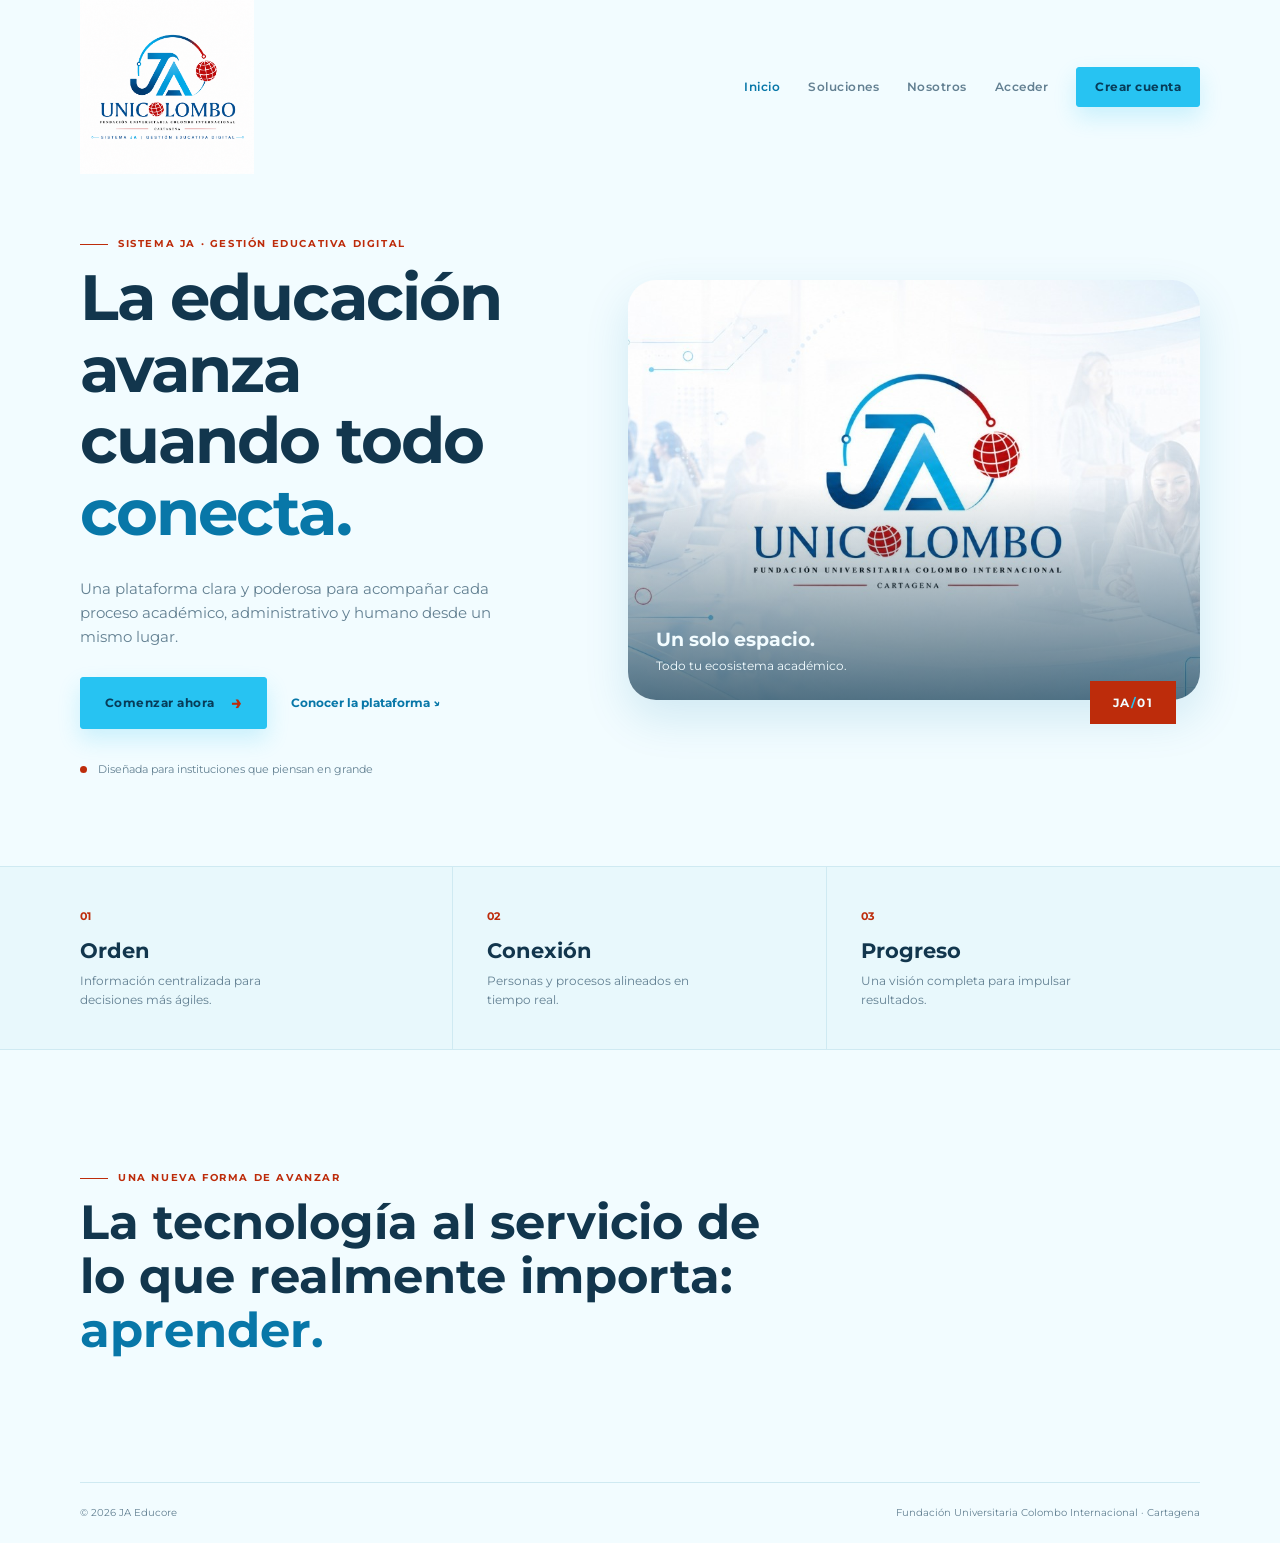
<file: 03-Development/Src/Frontend/index.html>
<!DOCTYPE html>
<html lang="en">

<head>
    <meta charset="UTF-8">
    <meta name="viewport" content="width=device-width, initial-scale=1.0">
    <link rel="icon" type="image/png" href="Assets/Images/JA-Educore-Logo.png">
    <link rel="stylesheet" href="Assets/Fonts/fonts.css">
    <link rel="stylesheet" href="Styles/styles.css">
    <title>JA Educore</title>
</head>

<body class="home-page">
    <header class="site-header container">
        <a class="brand" href="index.html" aria-label="JA Educore, inicio">
            <img src="Assets/Images/JA-Educore-Logo.png" alt="Logo JA Educore">
        </a>
        <button class="menu-toggle" type="button" aria-expanded="false" aria-controls="main-nav">Menú</button>
        <nav class="main-nav" id="main-nav" aria-label="Navegación principal">
            <a class="nav-link active" href="index.html">Inicio</a>
            <a class="nav-link" href="#servicios">Soluciones</a>
            <a class="nav-link" href="#nosotros">Nosotros</a>
            <a class="nav-link" href="Views/login.html">Acceder</a>
            <a class="button button-small" href="Views/register.html">Crear cuenta</a>
        </nav>
    </header>

    <main>
        <section class="hero container">
            <div class="hero-copy reveal">
                <p class="eyebrow"><span></span> Sistema JA · Gestión educativa digital</p>
                <h1>La educación avanza cuando todo <em>conecta.</em></h1>
                <p class="hero-text">Una plataforma clara y poderosa para acompañar cada proceso académico,
                    administrativo y humano desde un mismo lugar.</p>
                <div class="hero-actions">
                    <a class="button" href="Views/register.html">Comenzar ahora <span aria-hidden="true">→</span></a>
                    <a class="text-link" href="#servicios">Conocer la plataforma <span aria-hidden="true">↘</span></a>
                </div>
                <div class="hero-note"><span class="status-dot"></span> Diseñada para instituciones que piensan en
                    grande</div>
            </div>
            <div class="hero-visual reveal reveal-delay">
                <div class="visual-frame">
                    <img src="Assets/Images/JA-Educore-fondo.jpg" alt="Estudiantes colaborando en un entorno académico">
                    <div class="visual-caption"><strong>Un solo espacio.</strong><br>Todo tu ecosistema académico.</div>
                </div>
                <div class="floating-mark">JA<span>/</span>01</div>
            </div>
        </section>

        <section class="service-strip" id="servicios">
            <div class="container services-grid">
                <article class="service-item"><span class="service-number">01</span>
                    <h2>Orden</h2>
                    <p>Información centralizada para decisiones más ágiles.</p>
                </article>
                <article class="service-item"><span class="service-number">02</span>
                    <h2>Conexión</h2>
                    <p>Personas y procesos alineados en tiempo real.</p>
                </article>
                <article class="service-item"><span class="service-number">03</span>
                    <h2>Progreso</h2>
                    <p>Una visión completa para impulsar resultados.</p>
                </article>
            </div>
        </section>

        <section class="closing-section container" id="nosotros">
            <p class="eyebrow"><span></span> Una nueva forma de avanzar</p>
            <h2>La tecnología al servicio de lo que realmente importa: <em>aprender.</em></h2>
        </section>
    </main>

    <footer class="site-footer container"><span>© 2026 JA Educore</span><span>Fundación Universitaria Colombo
            Internacional · Cartagena</span></footer>
    <script src="Scripts/app.js"></script>
</body>

</html>
</file>
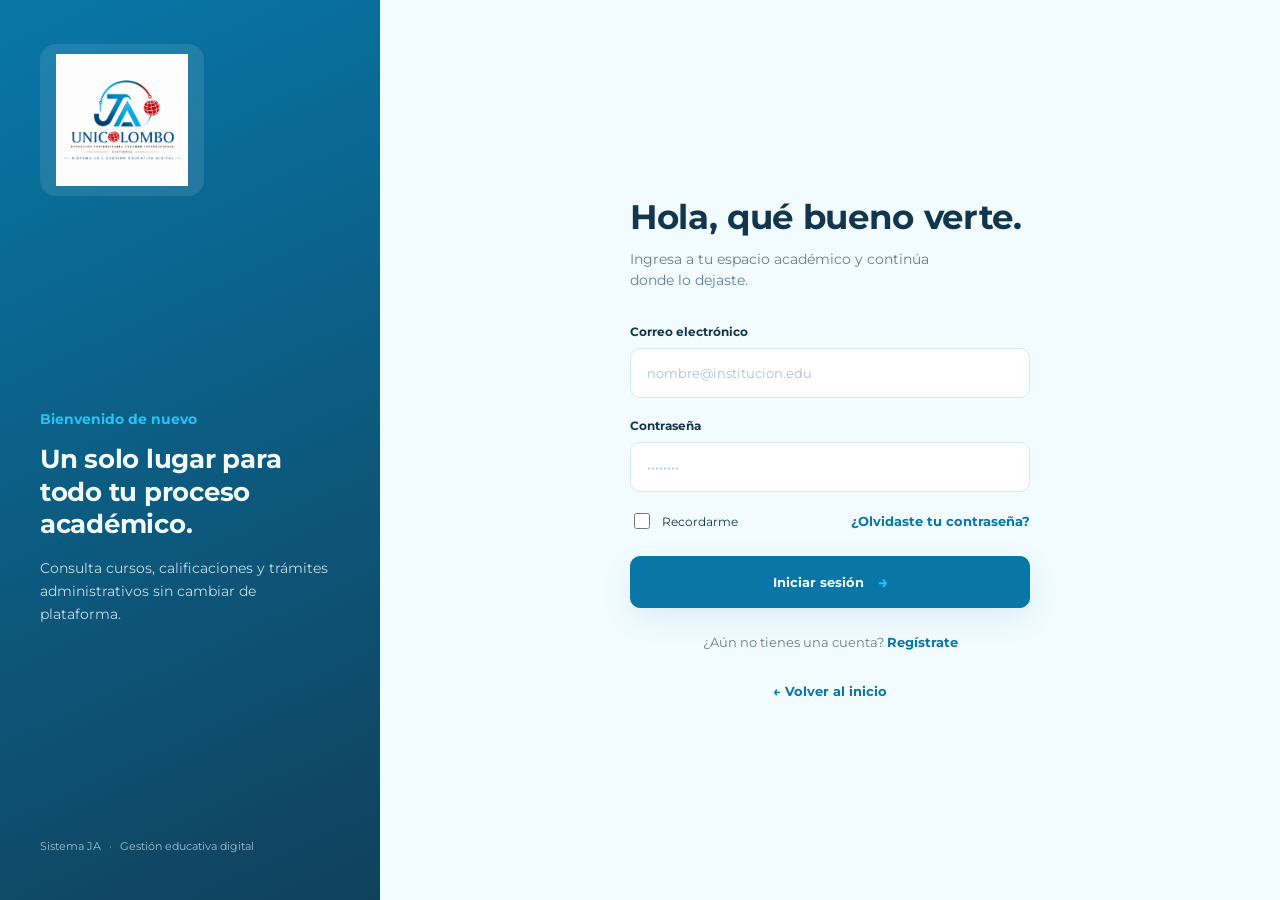
<file: 03-Development/Src/Frontend/Views/login.html>
<!DOCTYPE html>
<html lang="es">

<head>
    <meta charset="UTF-8">
    <meta name="viewport" content="width=device-width, initial-scale=1.0">
    <link rel="icon" type="image/png" href="../Assets/Images/JA-Educore-Logo.png">
    <link rel="stylesheet" href="../Assets/Fonts/fonts.css">
    <link rel="stylesheet" href="../Styles/main.css">
    <title>Acceder | JA Educore</title>
</head>

<body class="auth-page">
    <div class="auth-layout">
        <aside class="auth-aside">
            <a class="auth-brand" href="../index.html"><img src="../Assets/Images/JA-Educore-Logo.png"
                    alt="JA Educore"></a>
            <div class="auth-aside-body">
                <p class="auth-kicker">Bienvenido de nuevo</p>
                <h2>Un solo lugar para todo tu proceso académico.</h2>
                <p>Consulta cursos, calificaciones y trámites administrativos sin cambiar de plataforma.</p>
            </div>
            <p class="auth-footer">Sistema JA <span>·</span> Gestión educativa digital</p>
        </aside>

        <main class="auth-shell">
            <section class="auth-content">
                <div class="auth-heading">
                    <h1>Hola, qué bueno verte.</h1>
                    <p class="auth-intro">Ingresa a tu espacio académico y continúa donde lo dejaste.</p>
                </div>
                <form class="auth-form">
                    <div class="field"><label for="email">Correo electrónico</label><input id="email" name="email"
                            type="email" placeholder="nombre@institucion.edu" required></div>
                    <div class="field"><label for="password">Contraseña</label><input id="password" name="password"
                            type="password" placeholder="••••••••" required></div>
                    <div class="form-row"><label class="check"><input type="checkbox" name="remember">
                            Recordarme</label><a class="form-link" href="#">¿Olvidaste tu contraseña?</a></div>
                    <button class="button auth-submit" type="submit">Iniciar sesión <span
                            aria-hidden="true">→</span></button>
                </form>
                <p class="auth-switch">¿Aún no tienes una cuenta? <a href="register.html">Regístrate</a></p>
                <a class="auth-back" href="../index.html">← Volver al inicio</a>
            </section>
        </main>
    </div>
</body>

</html>
</file>
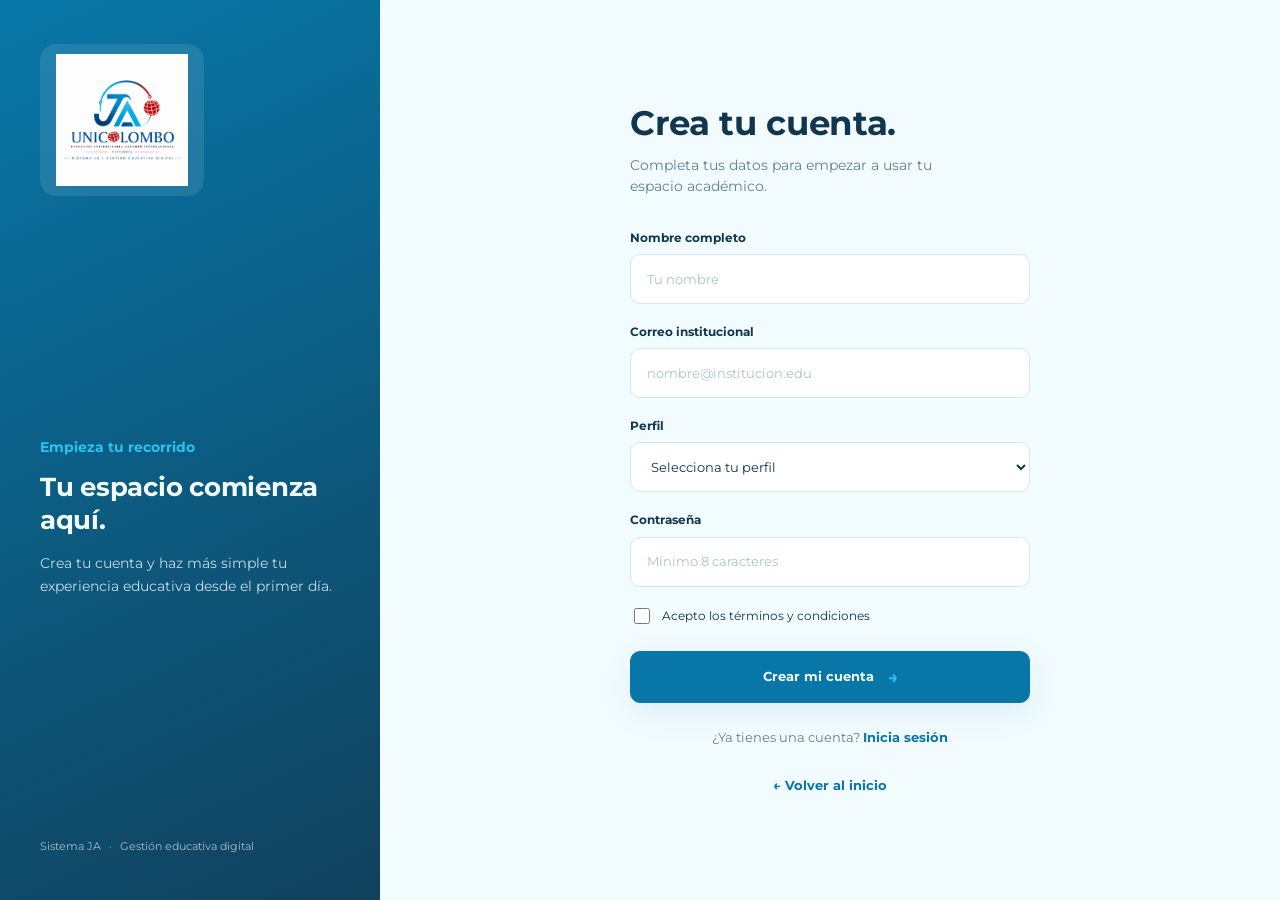
<file: 03-Development/Src/Frontend/Views/register.html>
<!DOCTYPE html>
<html lang="es">

<head>
    <meta charset="UTF-8">
    <meta name="viewport" content="width=device-width, initial-scale=1.0">
    <link rel="icon" type="image/png" href="../Assets/Images/JA-Educore-Logo.png">
    <link rel="stylesheet" href="../Assets/Fonts/fonts.css">
    <link rel="stylesheet" href="../Styles/main.css">
    <title>Crear cuenta | JA Educore</title>
</head>

<body class="auth-page">
    <div class="auth-layout">
        <aside class="auth-aside">
            <a class="auth-brand" href="../index.html"><img src="../Assets/Images/JA-Educore-Logo.png"
                    alt="JA Educore"></a>
            <div class="auth-aside-body">
                <p class="auth-kicker">Empieza tu recorrido</p>
                <h2>Tu espacio comienza aquí.</h2>
                <p>Crea tu cuenta y haz más simple tu experiencia educativa desde el primer día.</p>
            </div>
            <p class="auth-footer">Sistema JA <span>·</span> Gestión educativa digital</p>
        </aside>

        <main class="auth-shell">
            <section class="auth-content">
                <div class="auth-heading">
                    <h1>Crea tu cuenta.</h1>
                    <p class="auth-intro">Completa tus datos para empezar a usar tu espacio académico.</p>
                </div>
                <form class="auth-form">
                    <div class="field"><label for="name">Nombre completo</label><input id="name" name="name" type="text"
                            placeholder="Tu nombre" required></div>
                    <div class="field"><label for="register-email">Correo institucional</label><input
                            id="register-email" name="email" type="email" placeholder="nombre@institucion.edu" required>
                    </div>
                    <div class="field"><label for="role">Perfil</label><select id="role" name="role" required>
                            <option value="" selected disabled>Selecciona tu perfil</option>
                            <option>Estudiante</option>
                            <option>Docente</option>
                            <option>Administrativo</option>
                        </select></div>
                    <div class="field"><label for="register-password">Contraseña</label><input id="register-password"
                            name="password" type="password" placeholder="Mínimo 8 caracteres" minlength="8" required>
                    </div>
                    <label class="check"><input type="checkbox" required> Acepto los términos y condiciones</label>
                    <button class="button auth-submit" type="submit">Crear mi cuenta <span
                            aria-hidden="true">→</span></button>
                </form>
                <p class="auth-switch">¿Ya tienes una cuenta? <a href="login.html">Inicia sesión</a></p>
                <a class="auth-back" href="../index.html">← Volver al inicio</a>
            </section>
        </main>
    </div>
</body>

</html>
</file>
<file: 03-Development/Src/Frontend/Assets/Fonts/fonts.css>
@font-face {
    font-family: "Montserrat";
    src: url("Montserrat-Regular.ttf") format("truetype");
    font-weight: 400;
    font-style: normal;
    font-display: swap;
}

@font-face {
    font-family: "Montserrat";
    src: url("Montserrat-SemiBold.ttf") format("truetype");
    font-weight: 600;
    font-style: normal;
    font-display: swap;
}

@font-face {
    font-family: "Montserrat";
    src: url("Montserrat-Bold.ttf") format("truetype");
    font-weight: 700;
    font-style: normal;
    font-display: swap;
}
</file>
<file: 03-Development/Src/Frontend/Styles/styles.css>
:root {
    --blue: #27c3f2;
    --blue-deep: #0877a8;
    --ink: #12364d;
    --muted: #638092;
    --white: #f2fcff;
    --red: #bd2c0b;
    --line: #cfeaf2;
    --shadow: 0 18px 45px rgba(8, 119, 168, 0.14);
}

* {
    box-sizing: border-box;
}

html {
    scroll-behavior: smooth;
}

body {
    margin: 0;
    color: var(--ink);
    background: var(--white);
    font-family: "Montserrat", sans-serif;
    font-size: 15px;
    line-height: 1.6;
}

a {
    color: inherit;
    text-decoration: none;
}

.container {
    width: min(1120px, calc(100% - 48px));
    margin: 0 auto;
}

.site-header {
    display: flex;
    align-items: center;
    justify-content: space-between;
    min-height: 104px;
}

.brand img {
    display: block;
    width: 174px;
    height: auto;
}

.main-nav {
    display: flex;
    align-items: center;
    gap: 28px;
}

.nav-link {
    color: var(--muted);
    font-size: 12px;
    font-weight: 600;
    letter-spacing: .04em;
}

.nav-link:hover,
.nav-link.active {
    color: var(--blue-deep);
}

.menu-toggle {
    display: none;
}

.button {
    display: inline-flex;
    align-items: center;
    justify-content: center;
    gap: 16px;
    min-height: 52px;
    padding: 0 24px;
    border: 1px solid var(--blue);
    border-radius: 3px;
    background: var(--blue);
    box-shadow: 0 10px 22px rgba(39, 195, 242, .2);
    color: #073c59;
    cursor: pointer;
    font: inherit;
    font-size: 12px;
    font-weight: 700;
    letter-spacing: .04em;
    transition: transform .2s ease, background .2s ease, box-shadow .2s ease;
}

.button:hover {
    background: #58d2f6;
    box-shadow: 0 14px 28px rgba(39, 195, 242, .3);
    transform: translateY(-2px);
}

.button span {
    color: var(--red);
    font-size: 19px;
    line-height: 0;
}

.button-small {
    min-height: 40px;
    padding: 0 18px;
}

.hero {
    display: grid;
    grid-template-columns: .9fr 1.1fr;
    align-items: center;
    gap: 80px;
    min-height: 590px;
    padding: 52px 0 88px;
}

.eyebrow {
    display: flex;
    align-items: center;
    gap: 10px;
    color: var(--red);
    font-size: 10px;
    font-weight: 700;
    letter-spacing: .16em;
    text-transform: uppercase;
}

.eyebrow span {
    width: 28px;
    height: 1px;
    background: var(--red);
}

h1,
h2 {
    margin: 0;
    font-weight: 700;
    line-height: 1.12;
}

h1 {
    max-width: 560px;
    font-size: clamp(38px, 5vw, 68px);
    letter-spacing: -.03em;
}

h1 em,
.closing-section em {
    color: var(--blue-deep);
    font-style: normal;
}

.hero-text {
    max-width: 460px;
    margin: 28px 0;
    color: var(--muted);
}

.hero-actions {
    display: flex;
    align-items: center;
    gap: 24px;
}

.text-link,
.form-link,
.auth-back {
    color: var(--blue-deep);
    font-size: 12px;
    font-weight: 700;
}

.text-link:hover,
.form-link:hover,
.auth-back:hover {
    color: var(--red);
}

.hero-note {
    margin-top: 32px;
    color: var(--muted);
    font-size: 11px;
}

.status-dot {
    display: inline-block;
    width: 7px;
    height: 7px;
    margin-right: 8px;
    border-radius: 50%;
    background: var(--red);
}

.visual-frame {
    position: relative;
    overflow: hidden;
    min-height: 420px;
    border-radius: 28px;
    box-shadow: var(--shadow);
}

.visual-frame img {
    display: block;
    width: 100%;
    height: 420px;
    object-fit: cover;
}

.visual-frame::after {
    position: absolute;
    inset: 0;
    background: linear-gradient(180deg, transparent 48%, rgba(5, 50, 75, .68));
    content: "";
}

.visual-caption {
    position: absolute;
    z-index: 1;
    bottom: 25px;
    left: 28px;
    color: var(--white);
    font-size: 12px;
}

.visual-caption strong {
    font-size: 19px;
}

.floating-mark {
    margin: -19px 24px 0 auto;
    position: relative;
    z-index: 2;
    width: 86px;
    padding: 12px 0;
    background: var(--red);
    color: var(--white);
    text-align: center;
    font-size: 12px;
    font-weight: 700;
    letter-spacing: .12em;
}

.floating-mark span {
    color: var(--blue);
}

.service-strip {
    border-top: 1px solid var(--line);
    border-bottom: 1px solid var(--line);
    background: #e8f8fc;
}

.services-grid {
    display: grid;
    grid-template-columns: repeat(3, 1fr);
}

.service-item {
    padding: 36px 34px 40px 0;
    border-right: 1px solid var(--line);
}

.service-item+.service-item {
    padding-left: 34px;
}

.service-item:last-child {
    border-right: 0;
}

.service-number {
    color: var(--red);
    font-size: 11px;
    font-weight: 700;
}

.service-item h2 {
    margin: 12px 0 8px;
    font-size: 21px;
}

.service-item p {
    max-width: 220px;
    margin: 0;
    color: var(--muted);
    font-size: 12px;
}

.closing-section {
    padding: 110px 0 125px;
}

.closing-section h2 {
    max-width: 720px;
    font-size: clamp(28px, 4vw, 48px);
}

.site-footer {
    display: flex;
    justify-content: space-between;
    gap: 20px;
    padding: 22px 0;
    border-top: 1px solid var(--line);
    color: var(--muted);
    font-size: 10px;
}

.auth-page {
    min-height: 100svh;
    background: linear-gradient(135deg, #dff5fb, #f2fcff 58%, #eaf9fc);
}

.auth-shell {
    position: relative;
    display: flex;
    flex-direction: column;
    align-items: center;
    width: min(100% - 32px, 560px);
    min-height: 100svh;
    margin: 0 auto;
    padding: 48px 0 28px;
}

.auth-brand,
.auth-content,
.auth-footer {
    position: relative;
    z-index: 1;
}

.auth-brand {
    display: inline-flex;
    align-items: center;
    justify-content: center;
    width: 194px;
    height: 72px;
    margin-bottom: 24px;
    overflow: hidden;
    border: 1px solid rgba(39, 195, 242, .18);
    border-radius: 28px;
    background: var(--white);
    box-shadow: 0 12px 28px rgba(8, 119, 168, .12);
}

.auth-brand img {
    display: block;
    width: 168px;
    height: auto;
    border-radius: 18px;
}

.auth-content {
    width: 100%;
    padding: clamp(28px, 6vw, 48px);
    border: 1px solid rgba(255, 255, 255, .9);
    border-radius: 28px;
    background: rgba(242, 252, 255, .94);
    box-shadow: 0 20px 50px rgba(8, 119, 168, .16);
}

.auth-heading {
    text-align: center;
}

.auth-kicker {
    margin: 0 0 10px;
    color: var(--red);
    font-size: 11px;
    font-weight: 700;
    letter-spacing: .08em;
    text-transform: uppercase;
}

.auth-content h1 {
    font-size: clamp(30px, 6vw, 42px);
    letter-spacing: -.02em;
}

.auth-intro {
    max-width: 380px;
    margin: 14px auto 30px;
    color: var(--muted);
    font-size: 14px;
    line-height: 1.55;
}

.auth-form {
    display: grid;
    gap: 18px;
}

.field {
    display: grid;
    gap: 7px;
}

.field label,
.check {
    color: var(--ink);
    font-size: 12px;
    font-weight: 700;
}

input,
select {
    width: 100%;
    min-height: 52px;
    padding: 0 16px;
    border: 1px solid #bfe4ef;
    border-radius: 14px;
    background: #fff;
    color: var(--ink);
    font: inherit;
    font-size: 13px;
    outline: 0;
    transition: border-color .2s ease, box-shadow .2s ease;
}

input:focus,
select:focus {
    border-color: var(--blue);
    box-shadow: 0 0 0 3px rgba(39, 195, 242, .14);
}

.form-row {
    display: flex;
    align-items: center;
    justify-content: space-between;
    gap: 16px;
}

.check {
    display: flex;
    align-items: center;
    gap: 8px;
    font-weight: 400;
}

.check input {
    width: 15px;
    min-height: 15px;
    accent-color: var(--blue-deep);
}

.auth-submit {
    width: 100%;
    min-height: 56px;
    margin-top: 4px;
    border-radius: 15px;
}

.auth-switch {
    margin: 26px 0 18px;
    color: var(--muted);
    font-size: 13px;
}

.auth-switch a {
    color: var(--red);
    font-weight: 700;
}

.auth-back {
    display: block;
    text-align: center;
}

.auth-footer {
    margin: auto 0 0;
    padding-top: 24px;
    color: var(--blue-deep);
    font-size: 11px;
}

.auth-footer span {
    padding: 0 5px;
    color: var(--red);
}

@media (max-width: 760px) {
    .container {
        width: min(100% - 32px, 560px);
    }

    .site-header {
        min-height: 82px;
    }

    .brand img {
        width: 145px;
    }

    .menu-toggle {
        display: block;
        border: 0;
        background: transparent;
        color: var(--ink);
        font: inherit;
        font-size: 11px;
        font-weight: 700;
    }

    .main-nav {
        display: none;
        position: absolute;
        z-index: 5;
        top: 72px;
        right: 16px;
        left: 16px;
        flex-direction: column;
        align-items: stretch;
        gap: 18px;
        padding: 22px;
        border: 1px solid var(--line);
        background: var(--white);
        box-shadow: var(--shadow);
    }

    .main-nav.open {
        display: flex;
    }

    .main-nav .button {
        text-align: center;
    }

    .hero {
        display: flex;
        flex-direction: column;
        align-items: stretch;
        gap: 42px;
        min-height: auto;
        padding: 52px 0 68px;
    }

    .visual-frame,
    .visual-frame img {
        min-height: 310px;
        height: 310px;
    }

    .services-grid {
        display: block;
    }

    .service-item,
    .service-item+.service-item {
        padding: 28px 0;
        border-right: 0;
        border-bottom: 1px solid var(--line);
    }

    .service-item:last-child {
        border-bottom: 0;
    }

    .closing-section {
        padding: 70px 0 85px;
    }

    .site-footer {
        flex-direction: column;
    }

    .auth-shell {
        width: min(100% - 24px, 500px);
        padding: 28px 0 22px;
    }

    .auth-brand {
        width: 174px;
        height: 64px;
        margin-bottom: 18px;
        border-radius: 24px;
    }

    .auth-brand img {
        width: 150px;
    }

    .auth-content {
        border-radius: 22px;
        padding: 28px 20px;
    }

    .auth-content h1 {
        font-size: 30px;
    }

    .auth-intro {
        margin-bottom: 26px;
        font-size: 13px;
    }

    .form-row {
        align-items: flex-start;
        flex-direction: column;
        gap: 10px;
    }

    .auth-submit {
        min-height: 54px;
    }
}
</file>
<file: 03-Development/Src/Frontend/Styles/main.css>
:root {
    --blue: #27c3f2;
    --blue-deep: #0877a8;
    --ink: #12364d;
    --muted: #638092;
    --white: #f2fcff;
    --red: #bd2c0b;
    --line: #cfeaf2;
    --shadow: 0 18px 45px rgba(8, 119, 168, 0.14);

    /* derived tokens — same palette, used to keep spacing/radius/shadows consistent everywhere */
    --shadow-soft: 0 10px 30px rgba(8, 119, 168, .10);
    --shadow-lift: 0 16px 34px rgba(8, 119, 168, .22);
    --ink-wash: rgba(18, 54, 77, .06);
    --blue-wash: rgba(39, 195, 242, .10);

    --radius-sm: 10px;
    --radius-md: 16px;
    --radius-lg: 24px;
    --radius-xl: 32px;

    --gap-xs: .5rem;
    --gap-sm: 1rem;
    --gap-md: 1.5rem;
    --gap-lg: 2.5rem;
    --gap-xl: 4rem;
}

* {
    box-sizing: border-box;
}

html {
    scroll-behavior: smooth;
}

body {
    margin: 0;
    color: var(--ink);
    background: var(--white);
    font-family: "Montserrat", sans-serif;
    font-size: 15px;
    line-height: 1.6;
    -webkit-font-smoothing: antialiased;
}

a {
    color: inherit;
    text-decoration: none;
}

img {
    max-width: 100%;
}

:focus-visible {
    outline: 2px solid var(--blue-deep);
    outline-offset: 3px;
}

.container {
    width: min(1120px, calc(100% - 48px));
    margin: 0 auto;
}

/* ---------- header ---------- */

.site-header {
    display: flex;
    align-items: center;
    justify-content: space-between;
    min-height: 100px;
    border-bottom: 1px solid var(--line);
}

.brand img {
    display: block;
    width: 168px;
    height: auto;
}

.main-nav {
    display: flex;
    align-items: center;
    gap: 32px;
}

.nav-link {
    position: relative;
    padding: 4px 0;
    color: var(--muted);
    font-size: 13px;
    font-weight: 600;
}

.nav-link::after {
    content: "";
    position: absolute;
    left: 0;
    right: 100%;
    bottom: -3px;
    height: 2px;
    background: var(--blue-deep);
    transition: right .2s ease;
}

.nav-link:hover,
.nav-link.active {
    color: var(--ink);
}

.nav-link.active::after,
.nav-link:hover::after {
    right: 0;
}

.menu-toggle {
    display: none;
}

/* ---------- buttons ---------- */

.button {
    display: inline-flex;
    align-items: center;
    justify-content: center;
    gap: 14px;
    min-height: 52px;
    padding: 0 26px;
    border: 1px solid var(--blue-deep);
    border-radius: var(--radius-sm);
    background: var(--blue-deep);
    box-shadow: var(--shadow-soft);
    color: var(--white);
    cursor: pointer;
    font: inherit;
    font-size: 13px;
    font-weight: 700;
    transition: transform .2s ease, background .2s ease, box-shadow .2s ease;
}

.button:hover {
    background: #0a6690;
    box-shadow: var(--shadow-lift);
    transform: translateY(-2px);
}

.button span {
    color: var(--blue);
    font-size: 17px;
    line-height: 0;
}

.button-small {
    min-height: 42px;
    padding: 0 20px;
}

/* ---------- hero ---------- */

.hero {
    display: grid;
    grid-template-columns: .95fr 1.05fr;
    align-items: center;
    gap: 72px;
    min-height: 560px;
    padding: 64px 0 96px;
}

.eyebrow {
    display: flex;
    align-items: center;
    gap: 10px;
    color: var(--red);
    font-size: 12px;
    font-weight: 700;
}

.eyebrow span {
    width: 24px;
    height: 1px;
    background: var(--red);
}

h1,
h2 {
    margin: 0;
    font-weight: 700;
    line-height: 1.14;
    letter-spacing: -.01em;
}

h1 {
    max-width: 540px;
    font-size: clamp(36px, 4.6vw, 60px);
}

h1 em {
    color: var(--blue-deep);
    font-style: normal;
}

.hero-text {
    max-width: 440px;
    margin: 26px 0;
    color: var(--muted);
    font-size: 16px;
}

.hero-actions {
    display: flex;
    align-items: center;
    gap: 28px;
    flex-wrap: wrap;
}

.text-link,
.form-link,
.auth-back {
    color: var(--blue-deep);
    font-size: 13px;
    font-weight: 700;
}

.text-link:hover,
.form-link:hover,
.auth-back:hover {
    color: var(--red);
}

.hero-note {
    display: flex;
    align-items: center;
    margin-top: 36px;
    padding-top: 24px;
    border-top: 1px solid var(--line);
    color: var(--muted);
    font-size: 12px;
}

.status-dot {
    display: inline-block;
    width: 7px;
    height: 7px;
    margin-right: 9px;
    border-radius: 50%;
    background: var(--red);
}

.visual-frame {
    position: relative;
    overflow: hidden;
    min-height: 400px;
    border-radius: var(--radius-xl);
    box-shadow: var(--shadow);
}

.visual-frame img {
    display: block;
    width: 100%;
    height: 400px;
    object-fit: cover;
}

.visual-frame::after {
    position: absolute;
    inset: 0;
    background: linear-gradient(190deg, transparent 45%, rgba(5, 43, 64, .72));
    content: "";
}

.visual-caption {
    position: absolute;
    z-index: 1;
    bottom: 28px;
    left: 30px;
    right: 30px;
    color: var(--white);
    font-size: 13px;
}

.visual-caption strong {
    display: block;
    margin-bottom: 2px;
    font-size: 19px;
}

.floating-mark {
    margin: -22px 26px 0 auto;
    position: relative;
    z-index: 2;
    width: 78px;
    padding: 12px 0;
    border-radius: var(--radius-sm);
    background: var(--red);
    box-shadow: 0 12px 26px rgba(189, 44, 11, .28);
    color: var(--white);
    text-align: center;
    font-size: 12px;
    font-weight: 700;
}

.floating-mark span {
    color: var(--blue);
}

/* ---------- services ---------- */

.service-strip {
    background: linear-gradient(180deg, var(--blue-wash), transparent);
    border-top: 1px solid var(--line);
    border-bottom: 1px solid var(--line);
}

.services-grid {
    display: grid;
    grid-template-columns: repeat(3, 1fr);
    gap: 1px;
    background: var(--line);
}

.service-item {
    position: relative;
    padding: 44px 36px 48px;
    background: var(--white);
}

.service-item::before {
    content: "";
    position: absolute;
    top: 0;
    left: 36px;
    width: 32px;
    height: 3px;
    background: var(--red);
}

.service-number {
    color: var(--muted);
    font-size: 12px;
    font-weight: 700;
}

.service-item h2 {
    margin: 16px 0 10px;
    font-size: 22px;
}

.service-item p {
    max-width: 230px;
    margin: 0;
    color: var(--muted);
    font-size: 13px;
}

/* ---------- closing ---------- */

.closing-section {
    padding: 120px 0 130px;
}

.closing-section h2 {
    max-width: 680px;
    font-size: clamp(28px, 3.6vw, 44px);
}

.closing-section em {
    color: var(--blue-deep);
    font-style: normal;
}

/* ---------- footer ---------- */

.site-footer {
    display: flex;
    justify-content: space-between;
    gap: 20px;
    padding: 24px 0;
    border-top: 1px solid var(--line);
    color: var(--muted);
    font-size: 11px;
}

/* ============================================================
   AUTH PAGES — two-column layout: brand panel + form panel
   ============================================================ */

.auth-page {
    min-height: 100svh;
    background: var(--white);
}

.auth-layout {
    display: grid;
    grid-template-columns: minmax(280px, 380px) 1fr;
    min-height: 100svh;
}

/* left brand panel */

.auth-aside {
    display: flex;
    flex-direction: column;
    justify-content: space-between;
    padding: 44px 40px;
    background: linear-gradient(155deg, var(--blue-deep), var(--ink) 120%);
    color: var(--white);
}

.auth-aside .auth-brand {
    display: inline-flex;
    align-items: center;
    width: fit-content;
    padding: 10px 16px;
    border-radius: var(--radius-md);
    background: rgba(242, 252, 255, .1);
}

.auth-aside .auth-brand img {
    display: block;
    width: 132px;
    height: auto;
}

.auth-aside-body {
    max-width: 320px;
}

.auth-aside-body .auth-kicker {
    color: var(--blue);
}

.auth-aside-body h2 {
    margin: 12px 0 16px;
    font-size: 26px;
    line-height: 1.25;
}

.auth-aside-body p {
    margin: 0;
    color: rgba(242, 252, 255, .8);
    font-size: 14px;
    line-height: 1.65;
}

.auth-aside .auth-footer {
    margin: 0;
    padding-top: 0;
    border: 0;
    color: rgba(242, 252, 255, .65);
    font-size: 11px;
}

.auth-aside .auth-footer span {
    padding: 0 5px;
    color: var(--blue);
}

/* right form panel */

.auth-shell {
    display: flex;
    flex-direction: column;
    justify-content: center;
    align-items: center;
    padding: 48px 32px;
}

.auth-content {
    width: 100%;
    max-width: 400px;
}

.auth-heading {
    margin-bottom: 30px;
}

.auth-kicker {
    margin: 0 0 10px;
    color: var(--red);
    font-size: 12px;
    font-weight: 700;
}

.auth-content h1 {
    max-width: none;
    font-size: clamp(28px, 4vw, 34px);
}

.auth-intro {
    max-width: 340px;
    margin: 12px 0 0;
    color: var(--muted);
    font-size: 14px;
    line-height: 1.55;
}

.auth-form {
    display: grid;
    gap: 18px;
    margin-top: 30px;
}

.field {
    display: grid;
    gap: 7px;
}

.field label,
.check {
    color: var(--ink);
    font-size: 12px;
    font-weight: 700;
}

input,
select {
    width: 100%;
    min-height: 50px;
    padding: 0 16px;
    border: 1px solid var(--line);
    border-radius: var(--radius-sm);
    background: #fff;
    color: var(--ink);
    font: inherit;
    font-size: 13px;
    outline: 0;
    transition: border-color .2s ease, box-shadow .2s ease;
}

input::placeholder {
    color: #a9c4d1;
}

input:focus,
select:focus {
    border-color: var(--blue);
    box-shadow: 0 0 0 3px var(--blue-wash);
}

.form-row {
    display: flex;
    align-items: center;
    justify-content: space-between;
    gap: 16px;
}

.check {
    display: flex;
    align-items: center;
    gap: 9px;
    font-weight: 400;
}

.check input {
    width: 16px;
    min-height: 16px;
    accent-color: var(--blue-deep);
}

.auth-submit {
    width: 100%;
    margin-top: 6px;
}

.auth-switch {
    margin: 24px 0 4px;
    color: var(--muted);
    font-size: 13px;
    text-align: center;
}

.auth-switch a {
    color: var(--blue-deep);
    font-weight: 700;
}

.auth-switch a:hover {
    color: var(--red);
}

.auth-back {
    display: block;
    margin-top: 28px;
    text-align: center;
}

/* ============================================================
   RESPONSIVE
   ============================================================ */

@media (max-width: 960px) {
    .auth-layout {
        grid-template-columns: 1fr;
    }

    .auth-aside {
        flex-direction: row;
        align-items: center;
        justify-content: space-between;
        gap: 20px;
        padding: 22px 24px;
    }

    .auth-aside-body,
    .auth-aside .auth-footer {
        display: none;
    }

    .auth-aside .auth-brand {
        padding: 8px 14px;
    }

    .auth-aside .auth-brand img {
        width: 112px;
    }
}

@media (max-width: 760px) {
    .container {
        width: min(100% - 32px, 560px);
    }

    .site-header {
        min-height: 80px;
    }

    .brand img {
        width: 140px;
    }

    .menu-toggle {
        display: block;
        border: 0;
        background: transparent;
        color: var(--ink);
        font: inherit;
        font-size: 12px;
        font-weight: 700;
    }

    .main-nav {
        display: none;
        position: absolute;
        z-index: 5;
        top: 70px;
        right: 16px;
        left: 16px;
        flex-direction: column;
        align-items: stretch;
        gap: 18px;
        padding: 22px;
        border-radius: var(--radius-md);
        border: 1px solid var(--line);
        background: var(--white);
        box-shadow: var(--shadow);
    }

    .main-nav.open {
        display: flex;
    }

    .main-nav .button {
        text-align: center;
        justify-content: center;
    }

    .hero {
        display: flex;
        flex-direction: column;
        align-items: stretch;
        gap: 40px;
        min-height: auto;
        padding: 48px 0 64px;
    }

    .visual-frame,
    .visual-frame img {
        min-height: 300px;
        height: 300px;
    }

    .services-grid {
        grid-template-columns: 1fr;
    }

    .closing-section {
        padding: 72px 0 84px;
    }

    .site-footer {
        flex-direction: column;
        gap: 6px;
    }

    .auth-shell {
        padding: 36px 20px;
    }

    .auth-content h1 {
        font-size: 28px;
    }

    .form-row {
        align-items: flex-start;
        flex-direction: column;
        gap: 10px;
    }
}
</file>
